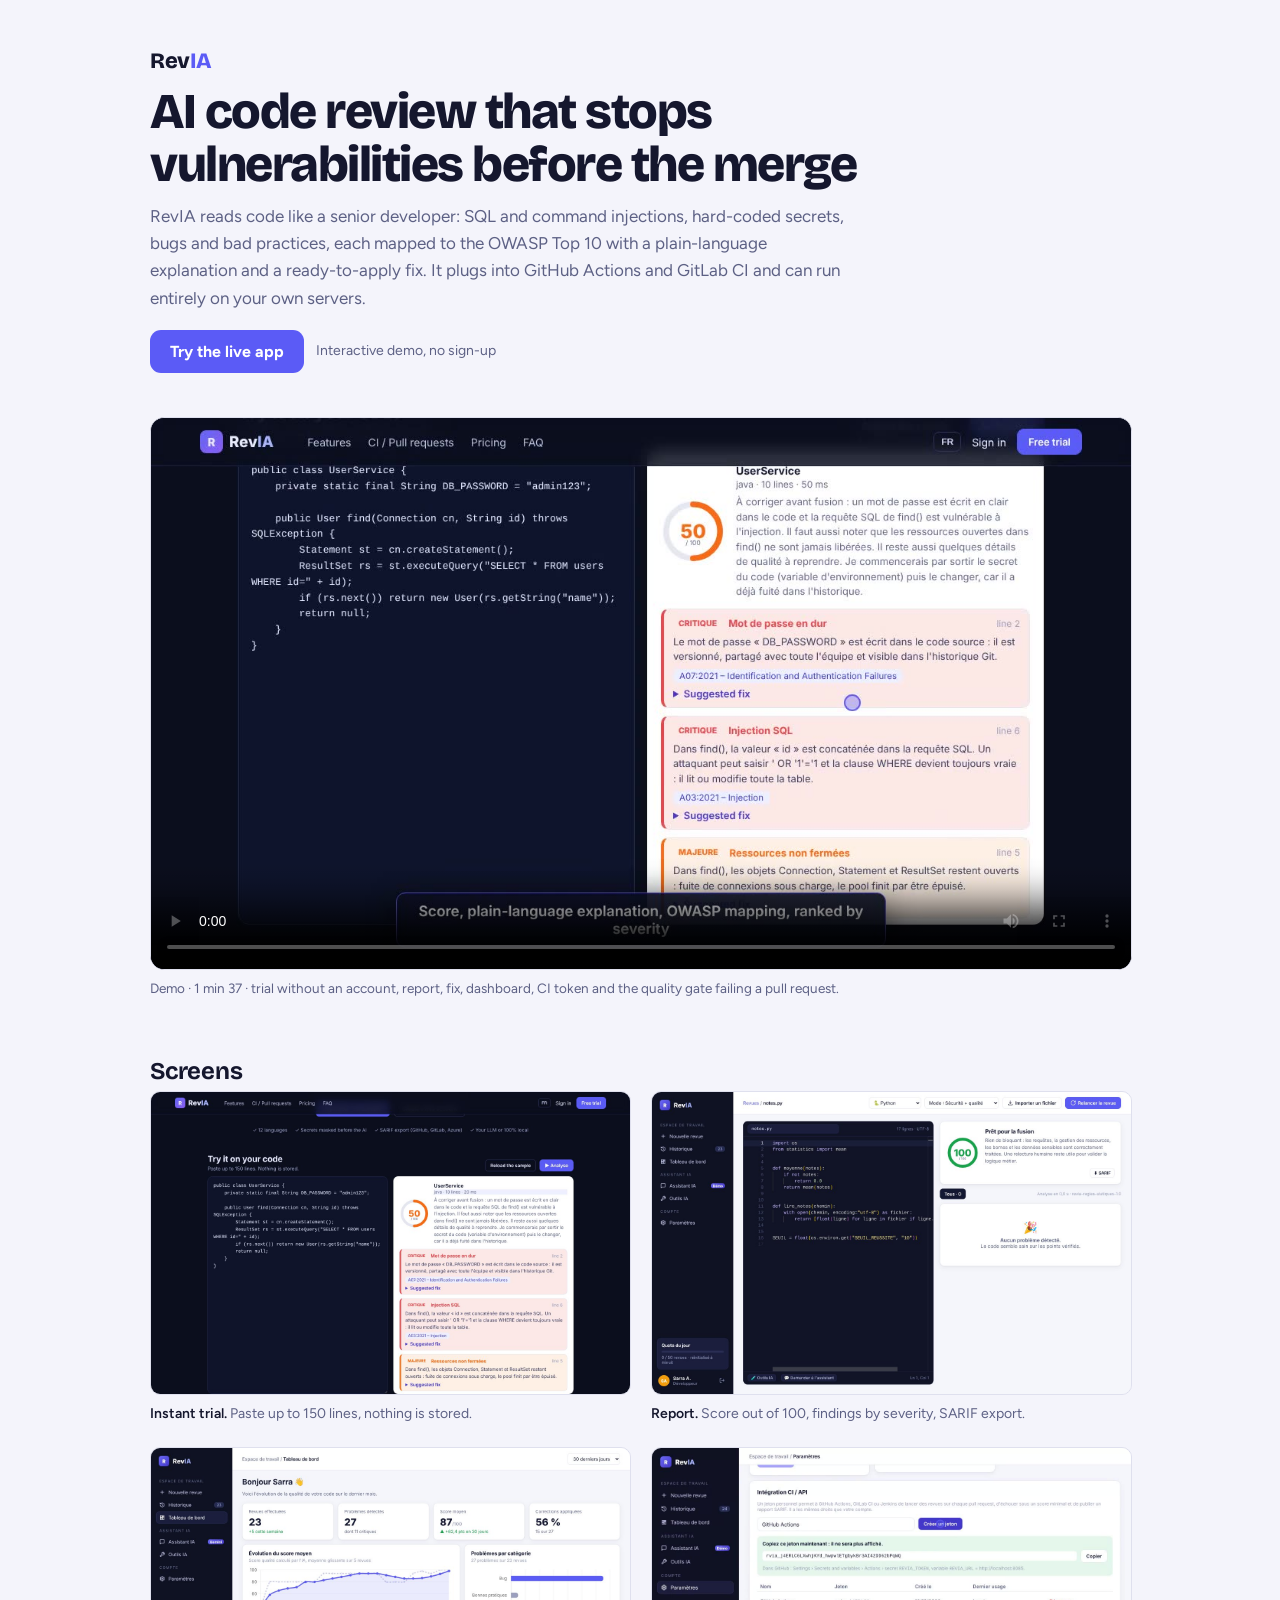
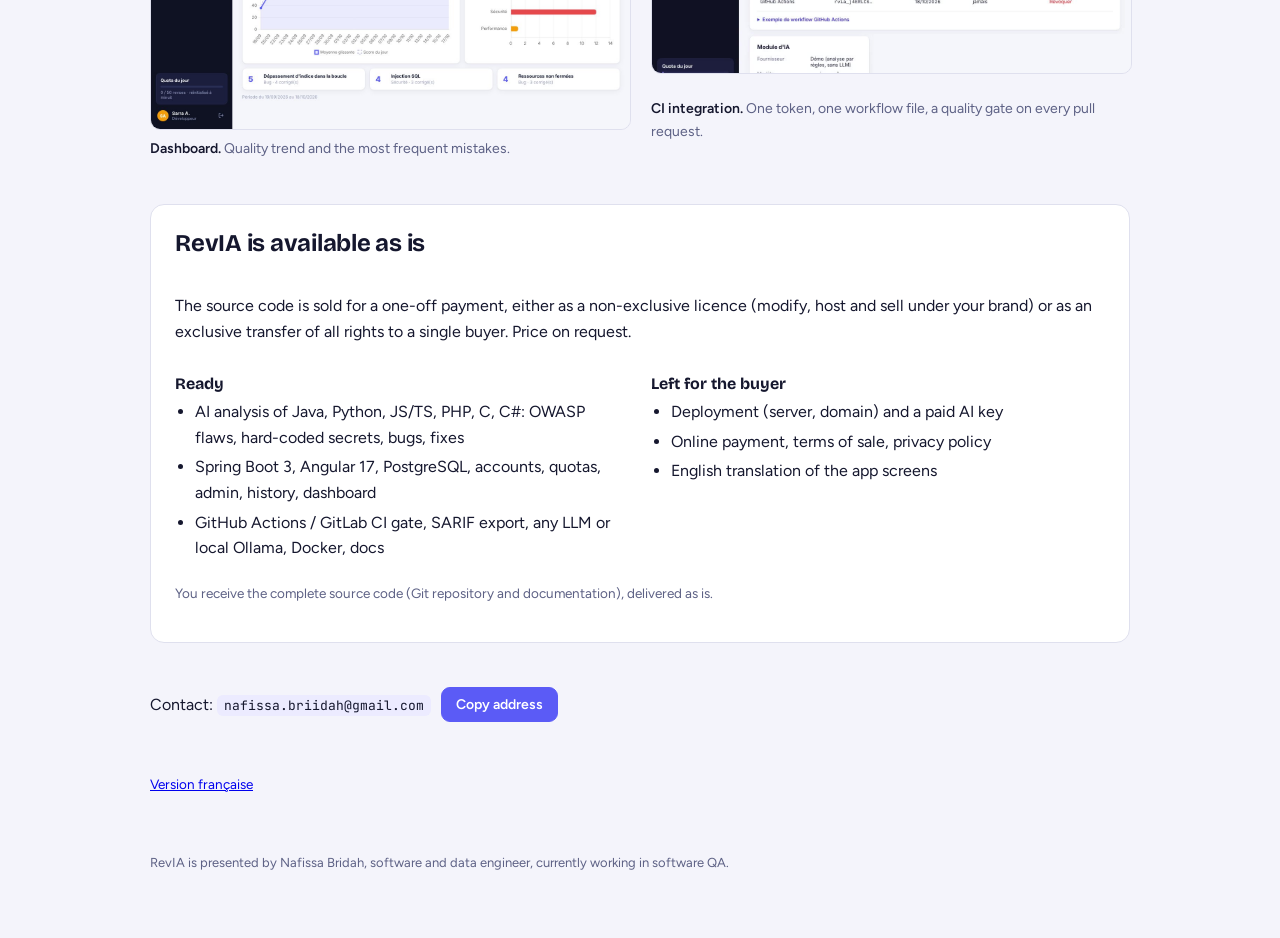
<file: index.html>
<!doctype html>
<html lang="en">
<head>
<meta charset="utf-8">
<meta name="viewport" content="width=device-width, initial-scale=1">
<meta name="description" content="RevIA – AI code review">
<style>:root{padding:0} body{margin:0;font-size:14px} img{max-width:100%}.cta { display: flex; flex-wrap: wrap; align-items: center; gap: 12px; margin: 6px 0 0; }
.cta span { color: var(--muted); font-size: 14px; }
.bouton { display: inline-block; font: 700 16px var(--body); background: var(--accent); color: #fff; padding: 12px 20px; border-radius: 11px; text-decoration: none; }
.bouton:hover { filter: brightness(1.08); }
.bouton:focus-visible { outline: 3px solid var(--accent-soft); outline-offset: 2px; }
</style>
<title>RevIA Demo</title>
<link rel="preconnect" href="https://fonts.googleapis.com">
<link rel="stylesheet" href="https://fonts.googleapis.com/css2?family=Bricolage+Grotesque:opsz,wght@12..96,600;12..96,800&family=Figtree:wght@400;500;600&family=JetBrains+Mono:wght@400;600&display=swap">
<style>
/* Layout: one narrow column, video first, then four annotated screens and a plain offer block */
:root {
  --bg: #f4f4fb; --surface: #ffffff; --fg: #15172e; --muted: #5d6185; --line: #dfe0ee;
  --accent: #5b5bf6; --accent-soft: #ecebff; --crit: #d6404a;
  --display: "Bricolage Grotesque", "Segoe UI", system-ui, sans-serif;
  --body: "Figtree", "Segoe UI", system-ui, sans-serif;
  --mono: "JetBrains Mono", Consolas, monospace;
}
@media (prefers-color-scheme: dark) { :root:not([data-theme="light"]) {
  --bg: #0b0e1d; --surface: #13172f; --fg: #eceeff; --muted: #a3a8cf; --line: #262b52;
  --accent: #8b8cff; --accent-soft: #1e2150; --crit: #f07a80; color-scheme: dark } }
:root[data-theme="dark"] {
  --bg: #0b0e1d; --surface: #13172f; --fg: #eceeff; --muted: #a3a8cf; --line: #262b52;
  --accent: #8b8cff; --accent-soft: #1e2150; --crit: #f07a80; color-scheme: dark }
body { background: var(--bg); color: var(--fg); font: 16px/1.6 var(--body); }
.wrap { max-width: 980px; margin: 0 auto; padding-block: 48px 64px;
  padding-left: max(16px, env(safe-area-inset-left, 0px)); padding-right: max(16px, env(safe-area-inset-right, 0px));
  display: grid; gap: 44px; }
header { display: grid; gap: 12px; }
.marque { font: 800 22px var(--display); letter-spacing: -.02em; }
.marque span { color: var(--accent); }
h1 { font: 800 clamp(30px, 5vw, 50px)/1.05 var(--display); letter-spacing: -.03em; margin: 0; text-wrap: balance; }
.lead { color: var(--muted); max-width: 64ch; margin: 0; font-size: 17px; }
video { width: 100%; max-width: 100%; aspect-ratio: 16 / 9; border-radius: 14px; border: 1px solid var(--line); background: #0b0e1d; display: block; }
.legende { color: var(--muted); font-size: 13.5px; margin-top: 8px; }
h2 { font: 700 24px var(--display); margin: 0 0 6px; letter-spacing: -.01em; }
.ecrans { display: grid; grid-template-columns: repeat(2, minmax(0, 1fr)); gap: 22px; }
figure { margin: 0; display: grid; gap: 8px; min-width: 0; }
figure img { border-radius: 10px; border: 1px solid var(--line); display: block; width: 100%; }
figcaption { font-size: 14px; color: var(--muted); }
figcaption b { color: var(--fg); font-weight: 600; }
h3 { font: 700 16px var(--display); margin: 0 0 6px; }
.offre { background: var(--surface); border: 1px solid var(--line); border-radius: 14px; padding: 24px; display: grid; gap: 14px; }
.prix { display: flex; flex-wrap: wrap; align-items: baseline; gap: 12px; }
.prix .barre { color: var(--muted); text-decoration: line-through; font-size: 18px; }
.prix .net { font: 800 34px var(--display); color: var(--accent); }
ul { margin: 0; padding-left: 20px; display: grid; gap: 4px; }
.mono { font-family: var(--mono); font-size: 13px; background: var(--accent-soft); padding: 2px 7px; border-radius: 6px; }
.contact { display: flex; flex-wrap: wrap; gap: 10px; align-items: center; }
#langue { background: transparent; color: var(--accent); }
button { font: 600 14px var(--body); border: 1px solid var(--accent); background: var(--accent); color: #fff; padding: 8px 14px; border-radius: 9px; cursor: pointer; }
button:focus-visible { outline: 3px solid var(--accent-soft); outline-offset: 2px; }
footer { color: var(--muted); font-size: 13px; }
@media (max-width: 680px) { .ecrans { grid-template-columns: minmax(0, 1fr); } }
</style>

<div class="wrap">
  <header>
    <div class="marque">Rev<span>IA</span></div>
    <h1>AI code review that stops vulnerabilities before the merge</h1>
    <p class="lead">RevIA reads code like a senior developer: SQL and command injections, hard-coded secrets, bugs and bad practices, each mapped to the OWASP Top 10 with a plain-language explanation and a ready-to-apply fix. It plugs into GitHub Actions and GitLab CI and can run entirely on your own servers.</p>
    <p class="cta"><a class="bouton" href="app/">Try the live app</a><span>Interactive demo, no sign-up</span></p>
  </header>

  <section>
    <video controls preload="metadata" poster="poster.jpg" src="RevIA-demo.mp4"></video>
    <p class="legende">Demo · 1 min 37 · trial without an account, report, fix, dashboard, CI token and the quality gate failing a pull request.</p>
  </section>

  <section>
    <h2>Screens</h2>
    <div class="ecrans">
      <figure><img src="shots/essai.jpg" alt="Trial on the home page: Java code on the left, score 50 and three findings on the right" loading="lazy">
        <figcaption><b>Instant trial.</b> Paste up to 150 lines, nothing is stored.</figcaption></figure>
      <figure><img src="shots/rapport.jpg" alt="Review report with score ring and SARIF export button" loading="lazy">
        <figcaption><b>Report.</b> Score out of 100, findings by severity, SARIF export.</figcaption></figure>
      <figure><img src="shots/tableau.jpg" alt="Dashboard with average score trend and issues by category" loading="lazy">
        <figcaption><b>Dashboard.</b> Quality trend and the most frequent mistakes.</figcaption></figure>
      <figure><img src="shots/ci-token.jpg" alt="Settings page with a newly created CI token" loading="lazy">
        <figcaption><b>CI integration.</b> One token, one workflow file, a quality gate on every pull request.</figcaption></figure>
    </div>
  </section>

  <section class="offre" aria-labelledby="offre-titre">
    <h2 id="offre-titre">RevIA is available as is</h2>
    <p>The source code is sold for a one-off payment, either as a non-exclusive licence (modify, host and sell under your brand) or as an exclusive transfer of all rights to a single buyer. Price on request.</p>
    <div class="ecrans">
      <div><h3>Ready</h3><ul>
        <li>AI analysis of Java, Python, JS/TS, PHP, C, C#: OWASP flaws, hard-coded secrets, bugs, fixes</li>
        <li>Spring Boot 3, Angular 17, PostgreSQL, accounts, quotas, admin, history, dashboard</li>
        <li>GitHub Actions / GitLab CI gate, SARIF export, any LLM or local Ollama, Docker, docs</li>
      </ul></div>
      <div><h3>Left for the buyer</h3><ul>
        <li>Deployment (server, domain) and a paid AI key</li>
        <li>Online payment, terms of sale, privacy policy</li>
        <li>English translation of the app screens</li>
      </ul></div>
    </div>
    <p class="legende">You receive the complete source code (Git repository and documentation), delivered as is.</p>
  </section>

  <section class="contact">
    <span><span>Contact:</span> <span class="mono" id="mail">nafissa.briidah@gmail.com</span></span>
    <button type="button" id="copier">Copy address</button>
  </section>

  <p class="legende"><a href="fr.html">Version française</a></p>
  <footer>RevIA is presented by Nafissa Bridah, software and data engineer, currently working in software QA.</footer>
</div>
<script>
document.getElementById('copier').addEventListener('click', () => {
  const t = document.getElementById('mail').textContent, b = document.getElementById('copier');
  navigator.clipboard.writeText(t).then(() => { b.textContent = 'Copied'; }, () => {
    const r = document.createRange(); r.selectNodeContents(document.getElementById('mail'));
    const s = getSelection(); s.removeAllRanges(); s.addRange(r); b.textContent = 'Selected, press Ctrl+C';
  });
});
</script>

</html>
</file>
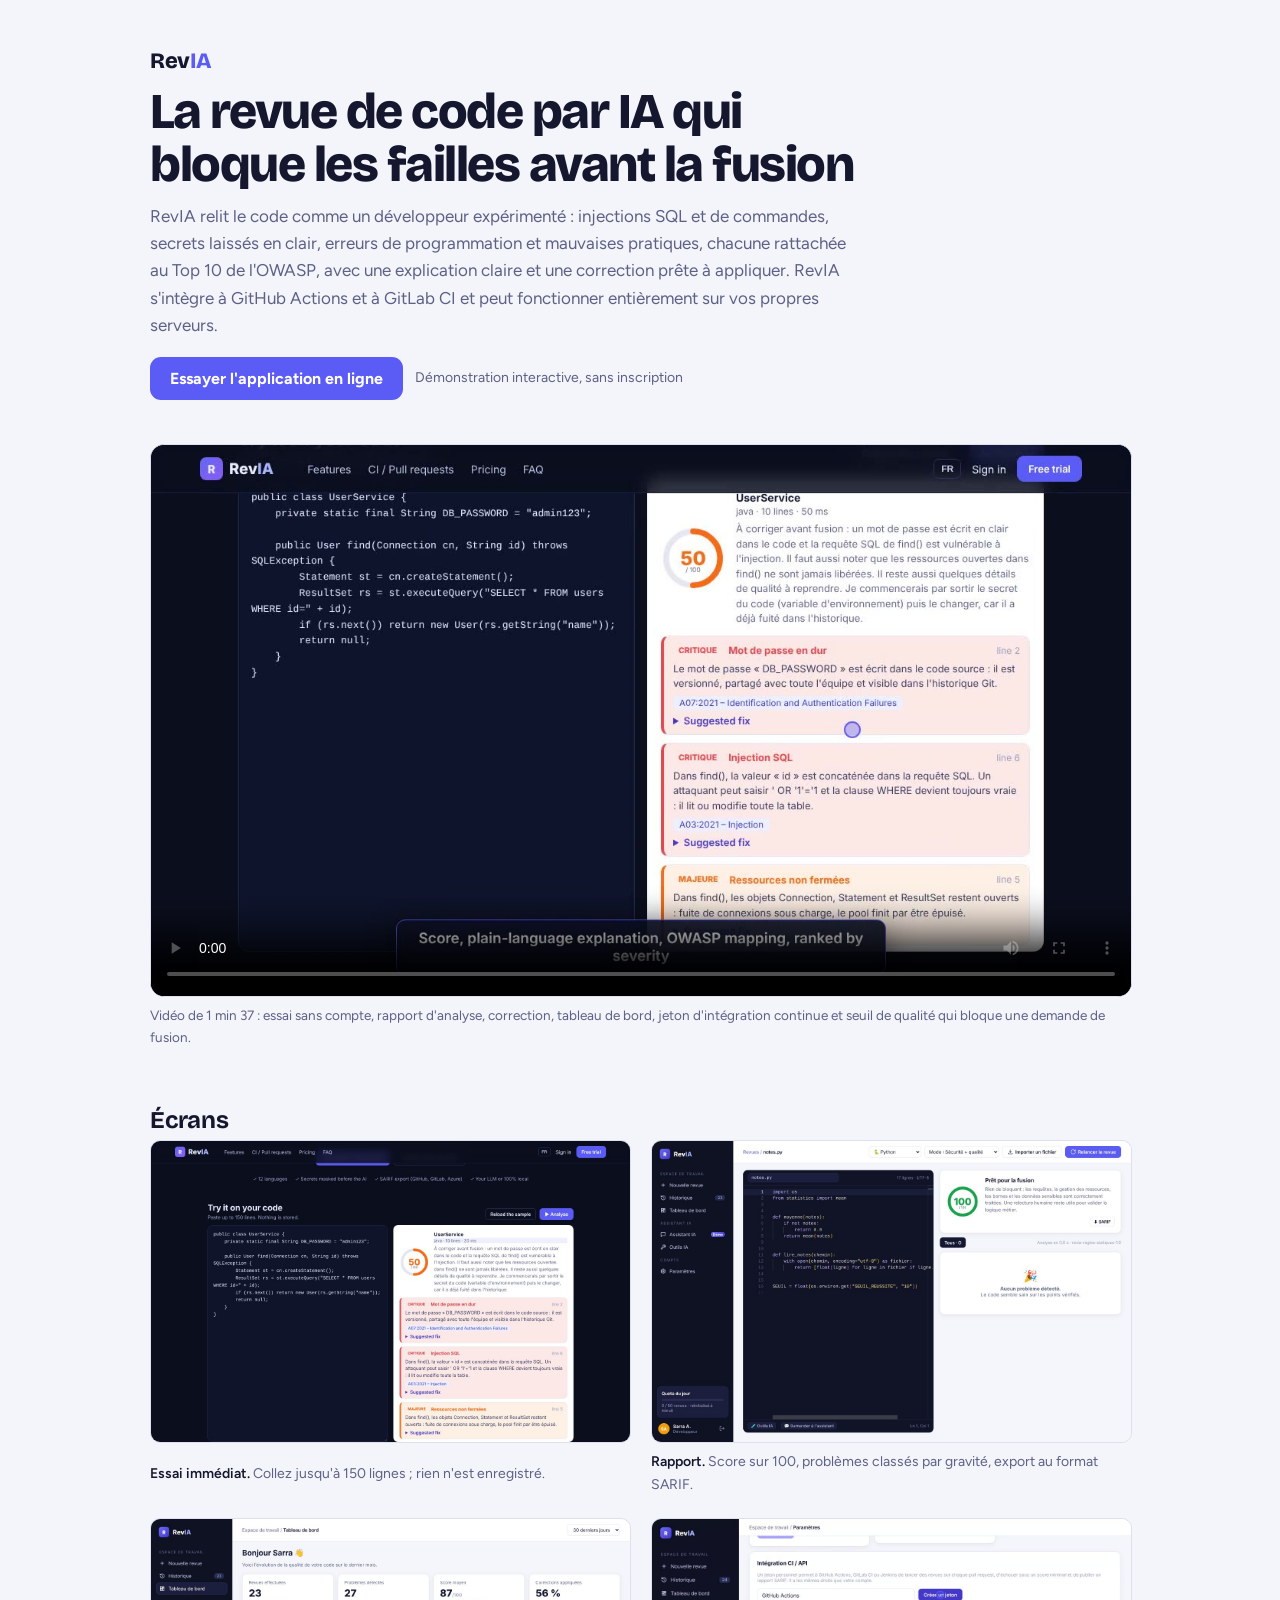
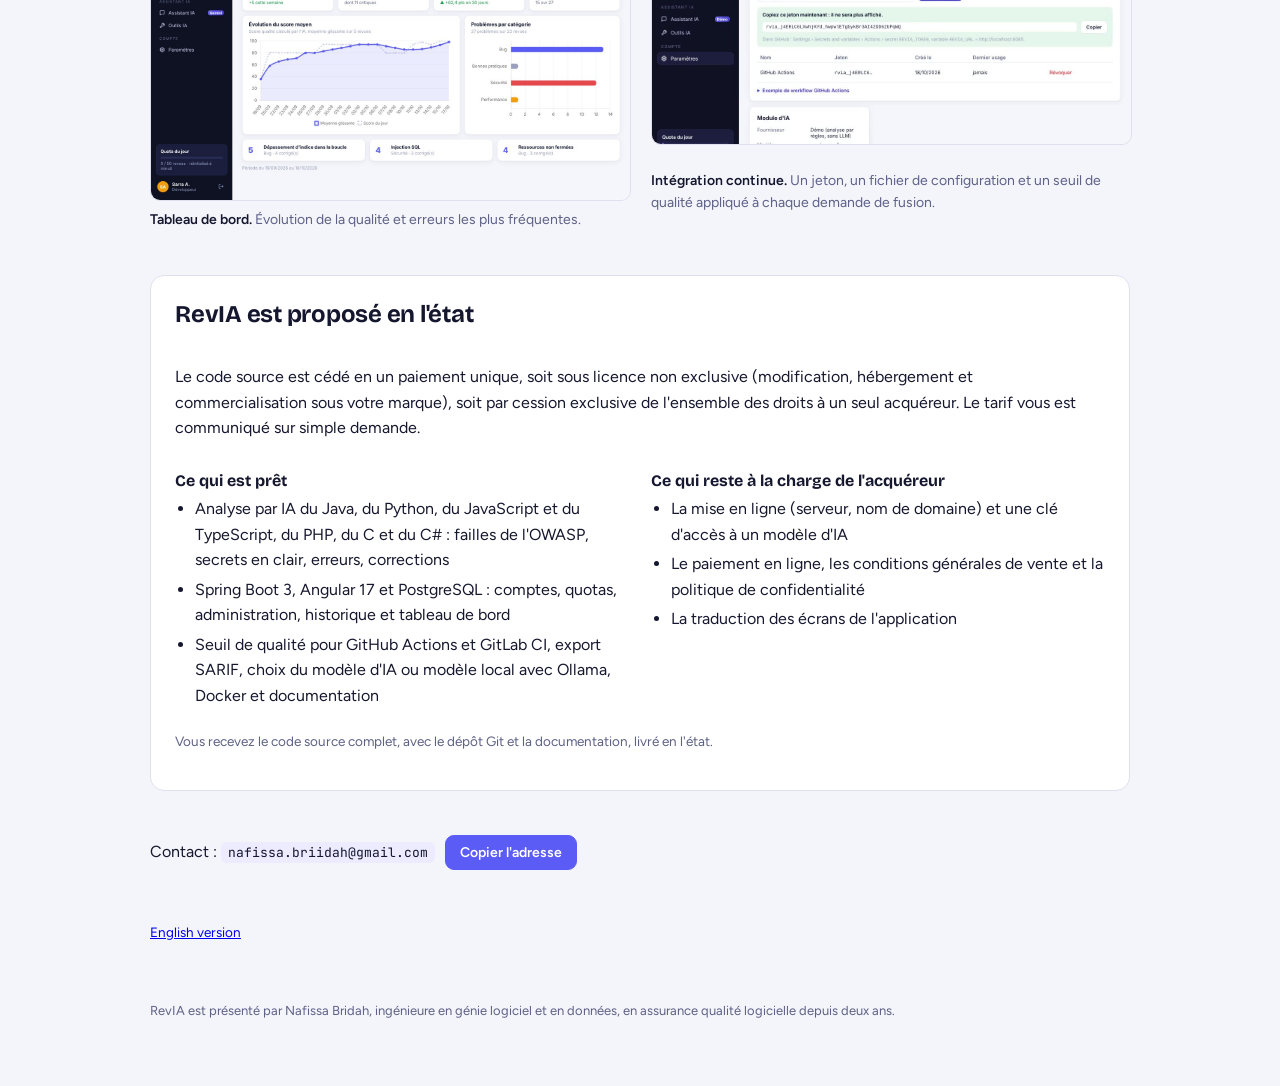
<file: fr.html>
<!doctype html>
<html lang="fr">
<head>
<meta charset="utf-8">
<meta name="viewport" content="width=device-width, initial-scale=1">
<meta name="description" content="RevIA – revue de code par IA">
<style>:root{padding:0} body{margin:0;font-size:14px} img{max-width:100%}.cta { display: flex; flex-wrap: wrap; align-items: center; gap: 12px; margin: 6px 0 0; }
.cta span { color: var(--muted); font-size: 14px; }
.bouton { display: inline-block; font: 700 16px var(--body); background: var(--accent); color: #fff; padding: 12px 20px; border-radius: 11px; text-decoration: none; }
.bouton:hover { filter: brightness(1.08); }
.bouton:focus-visible { outline: 3px solid var(--accent-soft); outline-offset: 2px; }
</style>
<title>RevIA Demo</title>
<link rel="preconnect" href="https://fonts.googleapis.com">
<link rel="stylesheet" href="https://fonts.googleapis.com/css2?family=Bricolage+Grotesque:opsz,wght@12..96,600;12..96,800&family=Figtree:wght@400;500;600&family=JetBrains+Mono:wght@400;600&display=swap">
<style>
/* Layout: one narrow column, video first, then four annotated screens and a plain offer block */
:root {
  --bg: #f4f4fb; --surface: #ffffff; --fg: #15172e; --muted: #5d6185; --line: #dfe0ee;
  --accent: #5b5bf6; --accent-soft: #ecebff; --crit: #d6404a;
  --display: "Bricolage Grotesque", "Segoe UI", system-ui, sans-serif;
  --body: "Figtree", "Segoe UI", system-ui, sans-serif;
  --mono: "JetBrains Mono", Consolas, monospace;
}
@media (prefers-color-scheme: dark) { :root:not([data-theme="light"]) {
  --bg: #0b0e1d; --surface: #13172f; --fg: #eceeff; --muted: #a3a8cf; --line: #262b52;
  --accent: #8b8cff; --accent-soft: #1e2150; --crit: #f07a80; color-scheme: dark } }
:root[data-theme="dark"] {
  --bg: #0b0e1d; --surface: #13172f; --fg: #eceeff; --muted: #a3a8cf; --line: #262b52;
  --accent: #8b8cff; --accent-soft: #1e2150; --crit: #f07a80; color-scheme: dark }
body { background: var(--bg); color: var(--fg); font: 16px/1.6 var(--body); }
.wrap { max-width: 980px; margin: 0 auto; padding-block: 48px 64px;
  padding-left: max(16px, env(safe-area-inset-left, 0px)); padding-right: max(16px, env(safe-area-inset-right, 0px));
  display: grid; gap: 44px; }
header { display: grid; gap: 12px; }
.marque { font: 800 22px var(--display); letter-spacing: -.02em; }
.marque span { color: var(--accent); }
h1 { font: 800 clamp(30px, 5vw, 50px)/1.05 var(--display); letter-spacing: -.03em; margin: 0; text-wrap: balance; }
.lead { color: var(--muted); max-width: 64ch; margin: 0; font-size: 17px; }
video { width: 100%; max-width: 100%; aspect-ratio: 16 / 9; border-radius: 14px; border: 1px solid var(--line); background: #0b0e1d; display: block; }
.legende { color: var(--muted); font-size: 13.5px; margin-top: 8px; }
h2 { font: 700 24px var(--display); margin: 0 0 6px; letter-spacing: -.01em; }
.ecrans { display: grid; grid-template-columns: repeat(2, minmax(0, 1fr)); gap: 22px; }
figure { margin: 0; display: grid; gap: 8px; min-width: 0; }
figure img { border-radius: 10px; border: 1px solid var(--line); display: block; width: 100%; }
figcaption { font-size: 14px; color: var(--muted); }
figcaption b { color: var(--fg); font-weight: 600; }
h3 { font: 700 16px var(--display); margin: 0 0 6px; }
.offre { background: var(--surface); border: 1px solid var(--line); border-radius: 14px; padding: 24px; display: grid; gap: 14px; }
.prix { display: flex; flex-wrap: wrap; align-items: baseline; gap: 12px; }
.prix .barre { color: var(--muted); text-decoration: line-through; font-size: 18px; }
.prix .net { font: 800 34px var(--display); color: var(--accent); }
ul { margin: 0; padding-left: 20px; display: grid; gap: 4px; }
.mono { font-family: var(--mono); font-size: 13px; background: var(--accent-soft); padding: 2px 7px; border-radius: 6px; }
.contact { display: flex; flex-wrap: wrap; gap: 10px; align-items: center; }
#langue { background: transparent; color: var(--accent); }
button { font: 600 14px var(--body); border: 1px solid var(--accent); background: var(--accent); color: #fff; padding: 8px 14px; border-radius: 9px; cursor: pointer; }
button:focus-visible { outline: 3px solid var(--accent-soft); outline-offset: 2px; }
footer { color: var(--muted); font-size: 13px; }
@media (max-width: 680px) { .ecrans { grid-template-columns: minmax(0, 1fr); } }
</style>

<div class="wrap">
  <header>
    <div class="marque">Rev<span>IA</span></div>
    <h1>La revue de code par IA qui bloque les failles avant la fusion</h1>
    <p class="lead">RevIA relit le code comme un développeur expérimenté : injections SQL et de commandes, secrets laissés en clair, erreurs de programmation et mauvaises pratiques, chacune rattachée au Top 10 de l'OWASP, avec une explication claire et une correction prête à appliquer. RevIA s'intègre à GitHub Actions et à GitLab CI et peut fonctionner entièrement sur vos propres serveurs.</p>
    <p class="cta"><a class="bouton" href="app/">Essayer l'application en ligne</a><span>Démonstration interactive, sans inscription</span></p>
  </header>

  <section>
    <video controls preload="metadata" poster="poster.jpg" src="RevIA-demo.mp4"></video>
    <p class="legende">Vidéo de 1 min 37 : essai sans compte, rapport d'analyse, correction, tableau de bord, jeton d'intégration continue et seuil de qualité qui bloque une demande de fusion.</p>
  </section>

  <section>
    <h2>Écrans</h2>
    <div class="ecrans">
      <figure><img src="shots/essai.jpg" alt="Essai sur la page d'accueil : code Java à gauche, score de 50 et trois problèmes à droite" loading="lazy">
        <figcaption><b>Essai immédiat.</b> Collez jusqu'à 150 lignes ; rien n'est enregistré.</figcaption></figure>
      <figure><img src="shots/rapport.jpg" alt="Rapport d'analyse avec le score et le bouton d'export SARIF" loading="lazy">
        <figcaption><b>Rapport.</b> Score sur 100, problèmes classés par gravité, export au format SARIF.</figcaption></figure>
      <figure><img src="shots/tableau.jpg" alt="Tableau de bord avec l'évolution du score moyen et les problèmes par catégorie" loading="lazy">
        <figcaption><b>Tableau de bord.</b> Évolution de la qualité et erreurs les plus fréquentes.</figcaption></figure>
      <figure><img src="shots/ci-token.jpg" alt="Page des paramètres avec un jeton d'intégration continue tout juste créé" loading="lazy">
        <figcaption><b>Intégration continue.</b> Un jeton, un fichier de configuration et un seuil de qualité appliqué à chaque demande de fusion.</figcaption></figure>
    </div>
  </section>

  <section class="offre" aria-labelledby="offre-titre">
    <h2 id="offre-titre">RevIA est proposé en l'état</h2>
    <p>Le code source est cédé en un paiement unique, soit sous licence non exclusive (modification, hébergement et commercialisation sous votre marque), soit par cession exclusive de l'ensemble des droits à un seul acquéreur. Le tarif vous est communiqué sur simple demande.</p>
    <div class="ecrans">
      <div><h3>Ce qui est prêt</h3><ul>
        <li>Analyse par IA du Java, du Python, du JavaScript et du TypeScript, du PHP, du C et du C# : failles de l'OWASP, secrets en clair, erreurs, corrections</li>
        <li>Spring Boot 3, Angular 17 et PostgreSQL : comptes, quotas, administration, historique et tableau de bord</li>
        <li>Seuil de qualité pour GitHub Actions et GitLab CI, export SARIF, choix du modèle d'IA ou modèle local avec Ollama, Docker et documentation</li>
      </ul></div>
      <div><h3>Ce qui reste à la charge de l'acquéreur</h3><ul>
        <li>La mise en ligne (serveur, nom de domaine) et une clé d'accès à un modèle d'IA</li>
        <li>Le paiement en ligne, les conditions générales de vente et la politique de confidentialité</li>
        <li>La traduction des écrans de l'application</li>
      </ul></div>
    </div>
    <p class="legende">Vous recevez le code source complet, avec le dépôt Git et la documentation, livré en l'état.</p>
  </section>

  <section class="contact">
    <span><span>Contact :</span> <span class="mono" id="mail">nafissa.briidah@gmail.com</span></span>
    <button type="button" id="copier">Copier l'adresse</button>
  </section>

  <p class="legende"><a href="index.html">English version</a></p>
  <footer>RevIA est présenté par Nafissa Bridah, ingénieure en génie logiciel et en données, en assurance qualité logicielle depuis deux ans.</footer>
</div>
<script>
document.getElementById('copier').addEventListener('click', () => {
  const t = document.getElementById('mail').textContent, b = document.getElementById('copier');
  navigator.clipboard.writeText(t).then(() => { b.textContent = 'Adresse copiée'; }, () => {
    const r = document.createRange(); r.selectNodeContents(document.getElementById('mail'));
    const s = getSelection(); s.removeAllRanges(); s.addRange(r); b.textContent = 'Sélectionnée : appuyez sur Ctrl+C';
  });
});
</script>

</html>
</file>
